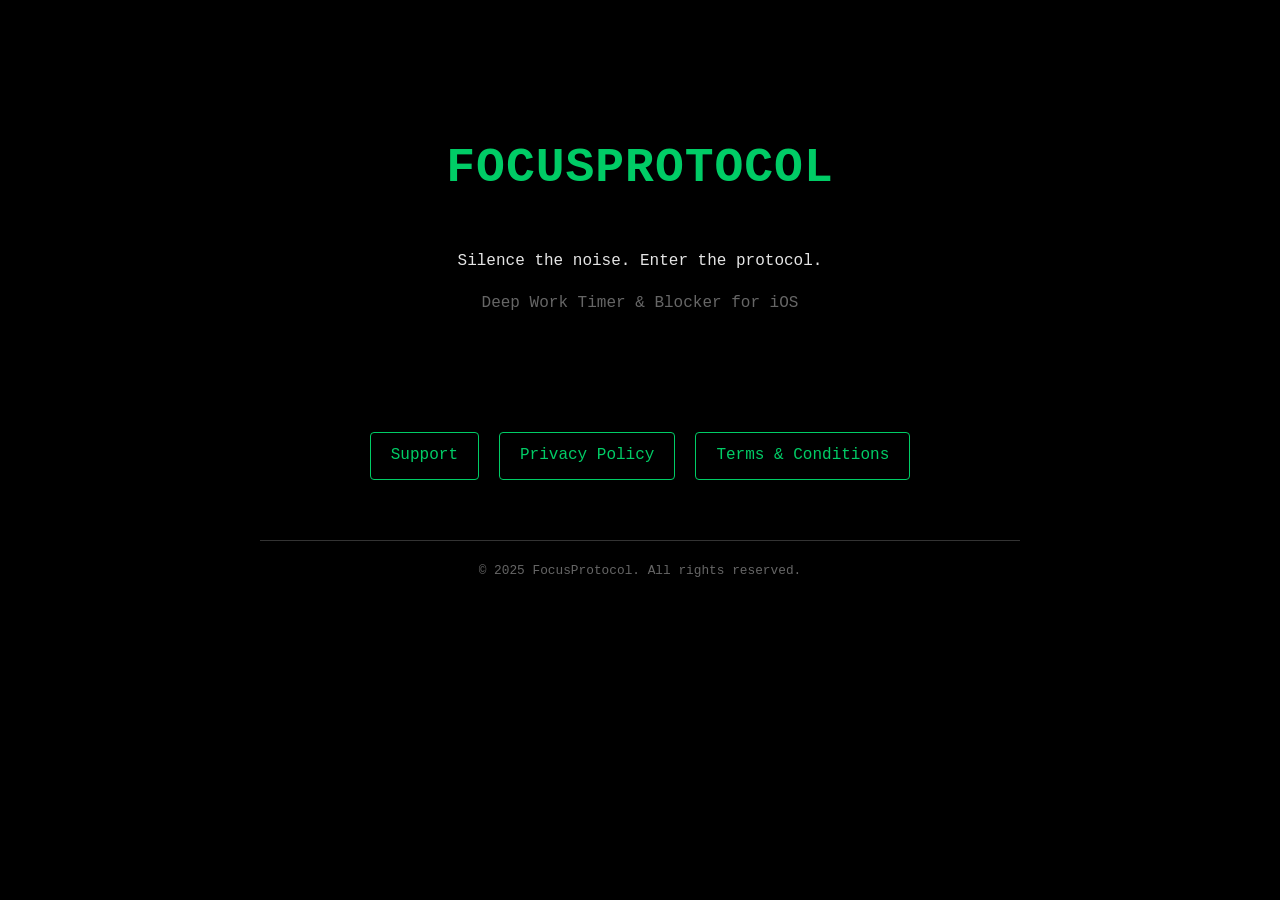
<file: index.html>
<!DOCTYPE html>
<html lang="en">

<head>
    <meta charset="UTF-8">
    <meta name="viewport" content="width=device-width, initial-scale=1.0">
    <title>Focus Protocol: App Blocker | Deep Work, Flow &amp; Screen Time</title>
    <meta name="description" content="Focus Protocol blocks distracting apps while you work. Timed deep work sessions, streaks and zero data collection.">
    <link rel="stylesheet" href="style.css">
    <style>
        .hero {
            text-align: center;
            padding: 50px 0;
        }

        .hero h1 {
            border: none;
            font-size: 3em;
        }

        .links {
            display: flex;
            justify-content: center;
            gap: 20px;
            margin-top: 50px;
        }

        .button {
            border: 1px solid var(--accent-color);
            padding: 10px 20px;
            border-radius: 4px;
            transition: all 0.3s ease;
        }

        .button:hover {
            background-color: var(--accent-color);
            color: var(--bg-color);
            text-decoration: none;
        }
    </style>
</head>

<body>
    <div class="container">
        <div class="hero">
            <h1>FocusProtocol</h1>
            <p>Silence the noise. Enter the protocol.</p>
            <p style="color: #666; margin-top:10px;">Deep Work Timer & Blocker for iOS</p>
        </div>

        <div class="links">
            <a href="support.html" class="button">Support</a>
            <a href="privacy.html" class="button">Privacy Policy</a>
            <a href="terms.html" class="button">Terms & Conditions</a>
        </div>

        <div class="footer">
            &copy; 2025 FocusProtocol. All rights reserved.
        </div>
    </div>
</body>

</html>
</file>
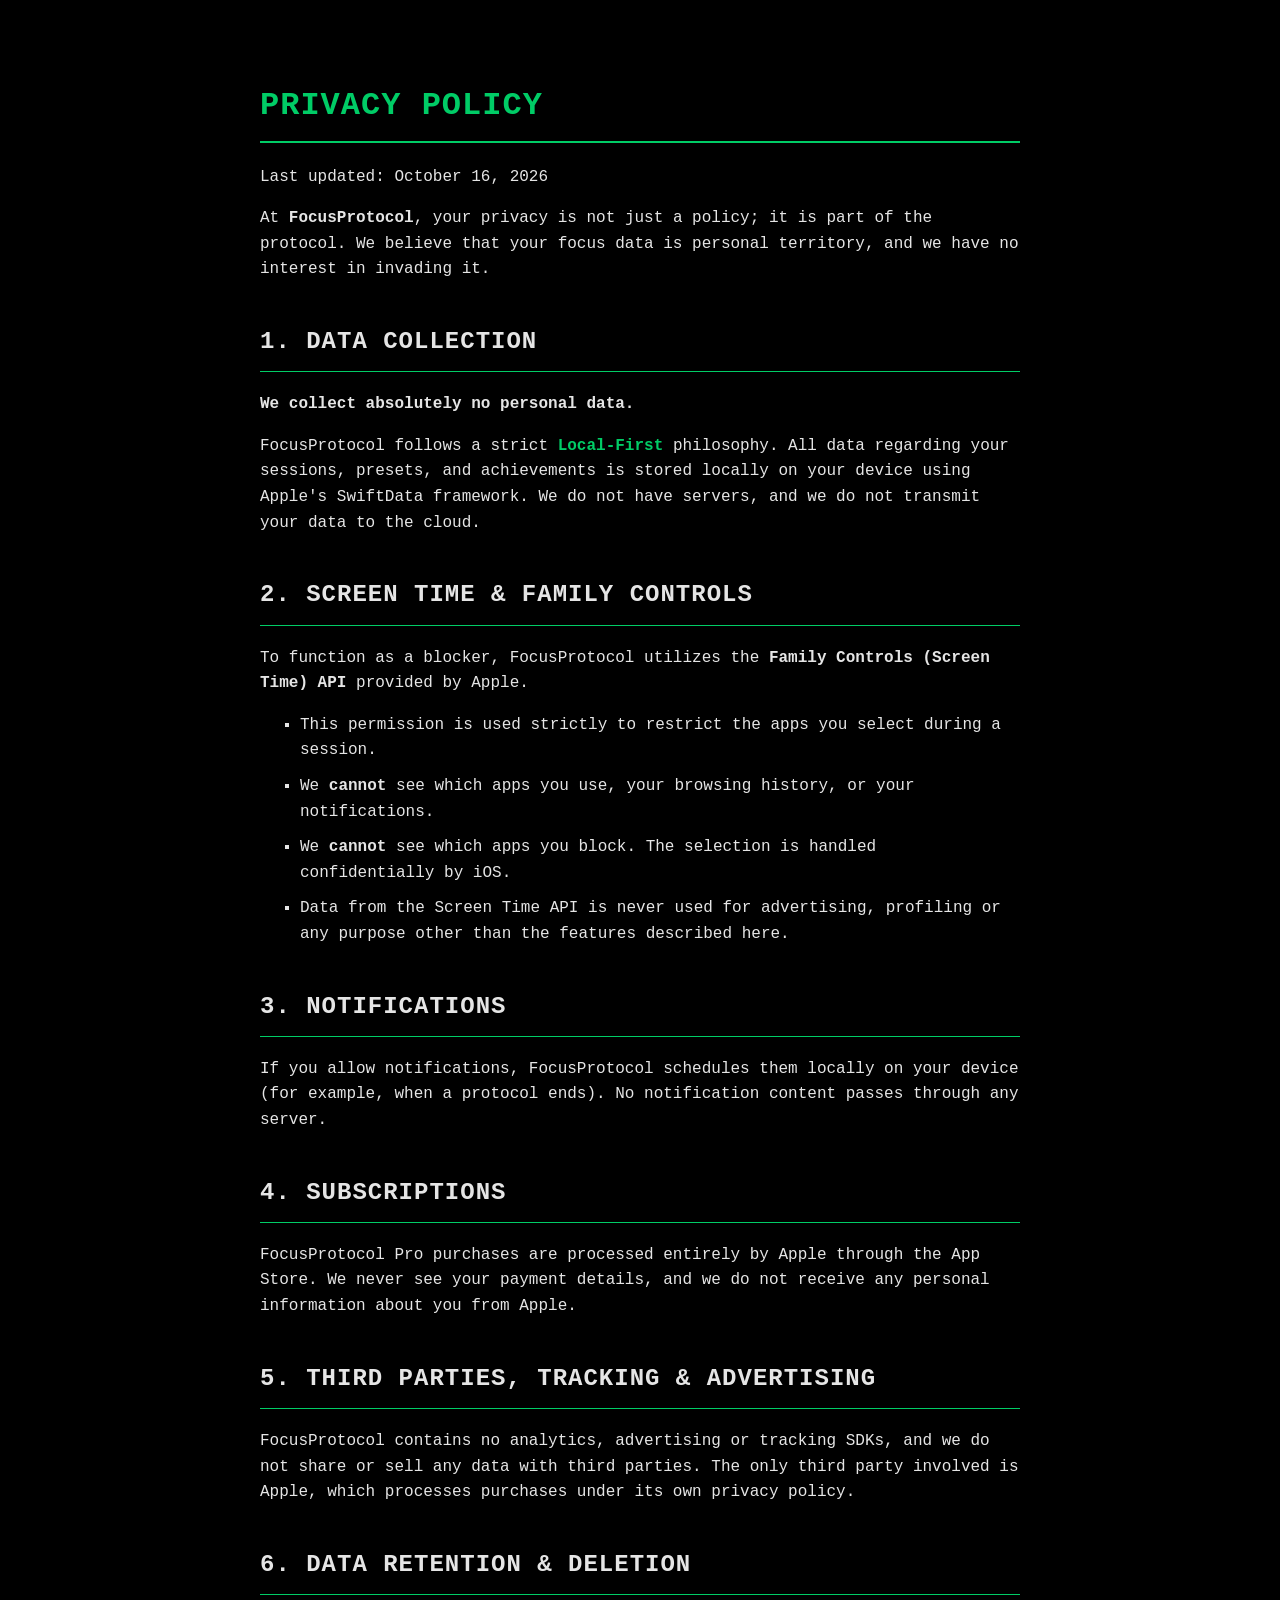
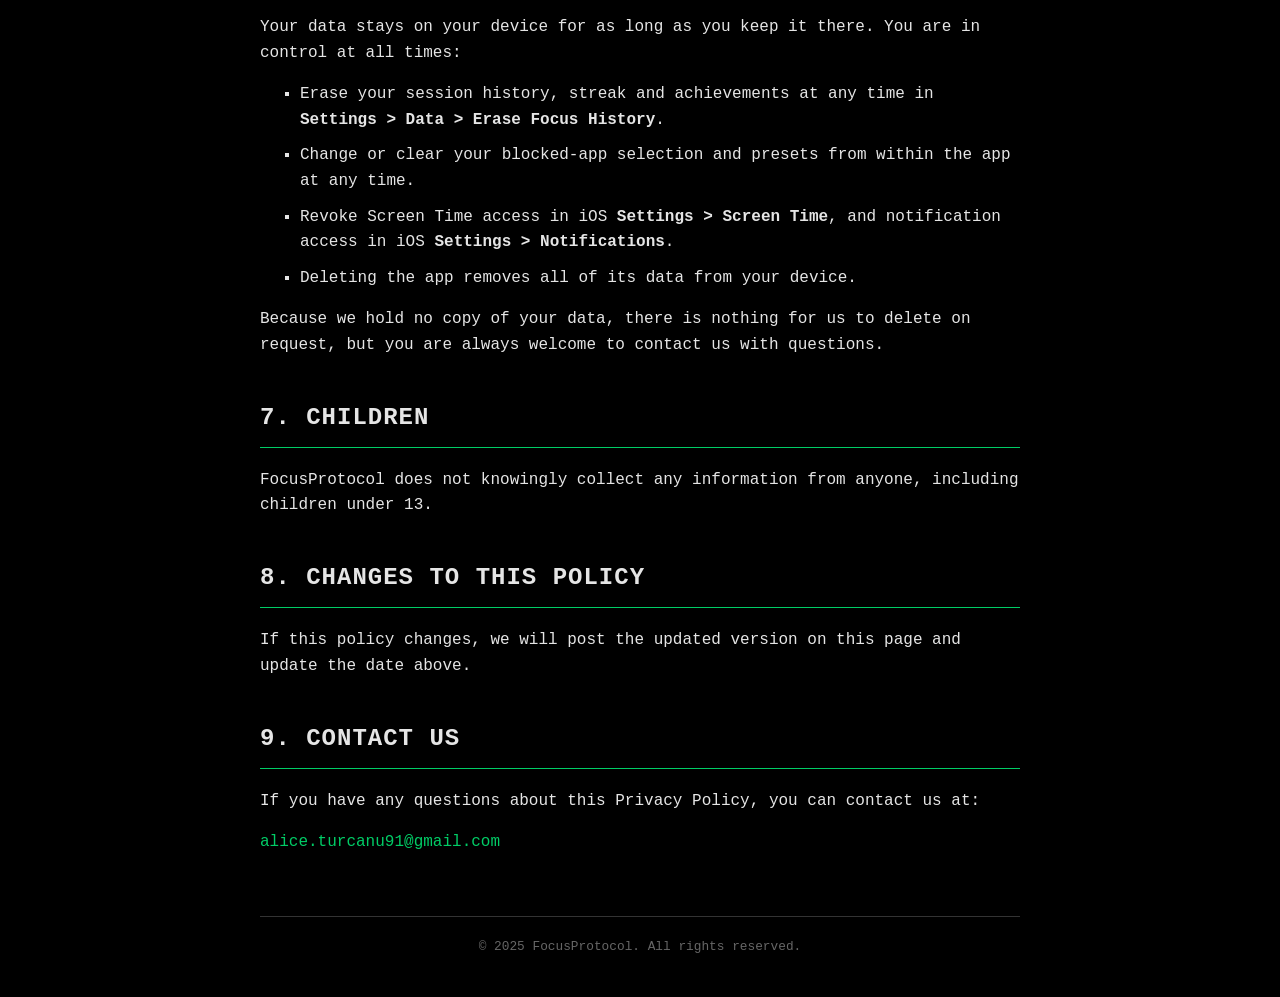
<file: privacy.html>
<!DOCTYPE html>
<html lang="en">
<head>
    <meta charset="UTF-8">
    <meta name="viewport" content="width=device-width, initial-scale=1.0">
    <title>Privacy Policy | FocusProtocol</title>
    <link rel="stylesheet" href="style.css">
</head>
<body>
    <div class="container">
        <h1>Privacy Policy</h1>
        <p>Last updated: October 16, 2026</p>

        <p>At <strong>FocusProtocol</strong>, your privacy is not just a policy; it is part of the protocol. We believe that your focus data is personal territory, and we have no interest in invading it.</p>

        <h2>1. Data Collection</h2>
        <p><strong>We collect absolutely no personal data.</strong></p>
        <p>FocusProtocol follows a strict <span class="highlight">Local-First</span> philosophy. All data regarding your sessions, presets, and achievements is stored locally on your device using Apple's SwiftData framework. We do not have servers, and we do not transmit your data to the cloud.</p>

        <h2>2. Screen Time & Family Controls</h2>
        <p>To function as a blocker, FocusProtocol utilizes the <strong>Family Controls (Screen Time) API</strong> provided by Apple. </p>
        <ul>
            <li>This permission is used strictly to restrict the apps you select during a session.</li>
            <li>We <strong>cannot</strong> see which apps you use, your browsing history, or your notifications.</li>
            <li>We <strong>cannot</strong> see which apps you block. The selection is handled confidentially by iOS.</li>
            <li>Data from the Screen Time API is never used for advertising, profiling or any purpose other than the features described here.</li>
        </ul>

        <h2>3. Notifications</h2>
        <p>If you allow notifications, FocusProtocol schedules them locally on your device (for example, when a protocol ends). No notification content passes through any server.</p>

        <h2>4. Subscriptions</h2>
        <p>FocusProtocol Pro purchases are processed entirely by Apple through the App Store. We never see your payment details, and we do not receive any personal information about you from Apple.</p>

        <h2>5. Third Parties, Tracking &amp; Advertising</h2>
        <p>FocusProtocol contains no analytics, advertising or tracking SDKs, and we do not share or sell any data with third parties. The only third party involved is Apple, which processes purchases under its own privacy policy.</p>

        <h2>6. Data Retention &amp; Deletion</h2>
        <p>Your data stays on your device for as long as you keep it there. You are in control at all times:</p>
        <ul>
            <li>Erase your session history, streak and achievements at any time in <strong>Settings &gt; Data &gt; Erase Focus History</strong>.</li>
            <li>Change or clear your blocked-app selection and presets from within the app at any time.</li>
            <li>Revoke Screen Time access in iOS <strong>Settings &gt; Screen Time</strong>, and notification access in iOS <strong>Settings &gt; Notifications</strong>.</li>
            <li>Deleting the app removes all of its data from your device.</li>
        </ul>
        <p>Because we hold no copy of your data, there is nothing for us to delete on request, but you are always welcome to contact us with questions.</p>

        <h2>7. Children</h2>
        <p>FocusProtocol does not knowingly collect any information from anyone, including children under 13.</p>

        <h2>8. Changes to This Policy</h2>
        <p>If this policy changes, we will post the updated version on this page and update the date above.</p>

        <h2>9. Contact Us</h2>
        <p>If you have any questions about this Privacy Policy, you can contact us at:</p>
        <p><a href="mailto:alice.turcanu91@gmail.com">alice.turcanu91@gmail.com</a></p>

        <div class="footer">
            &copy; 2025 FocusProtocol. All rights reserved.
        </div>
    </div>
</body>
</html>
</file>
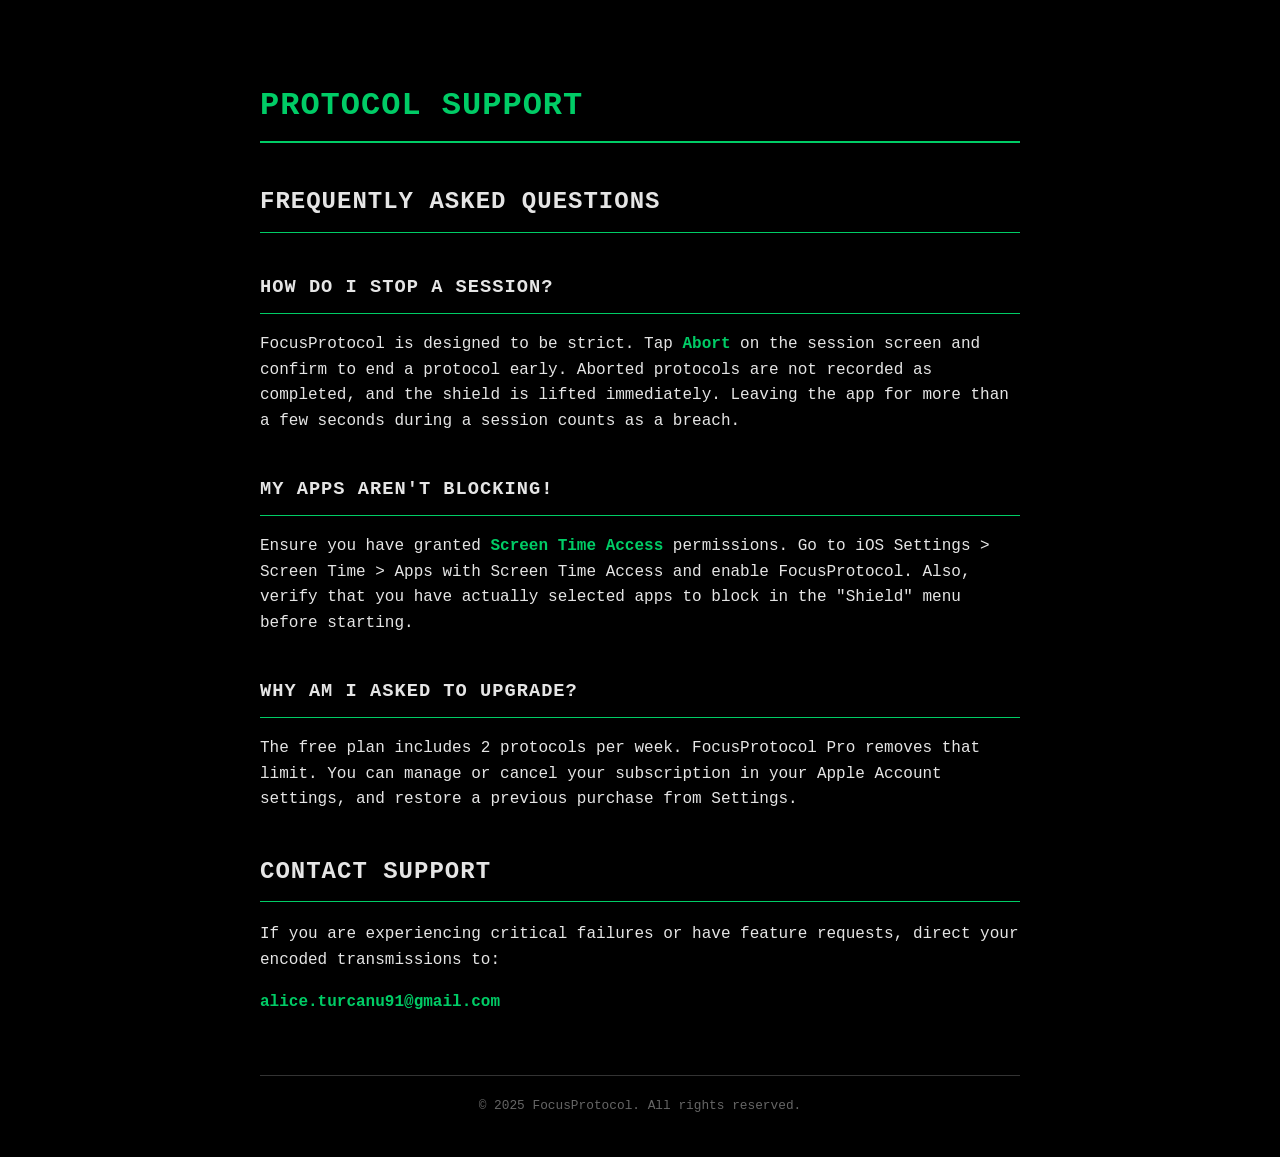
<file: support.html>
<!DOCTYPE html>
<html lang="en">

<head>
    <meta charset="UTF-8">
    <meta name="viewport" content="width=device-width, initial-scale=1.0">
    <title>Support | FocusProtocol</title>
    <link rel="stylesheet" href="style.css">
</head>

<body>
    <div class="container">
        <h1>Protocol Support</h1>

        <h2>Frequently Asked Questions</h2>

        <h3>How do I stop a session?</h3>
        <p>FocusProtocol is designed to be strict. Tap <span class="highlight">Abort</span> on the session screen and
            confirm to end a protocol early. Aborted protocols are not recorded as completed, and the shield is lifted
            immediately. Leaving the app for more than a few seconds during a session counts as a breach.</p>

        <h3>My apps aren't blocking!</h3>
        <p>Ensure you have granted <span class="highlight">Screen Time Access</span> permissions. Go to iOS Settings >
            Screen Time > Apps with Screen Time Access and enable FocusProtocol. Also, verify that you have actually
            selected apps to block in the "Shield" menu before starting.</p>

        <h3>Why am I asked to upgrade?</h3>
        <p>The free plan includes 2 protocols per week. FocusProtocol Pro removes that limit. You can manage or cancel
            your subscription in your Apple Account settings, and restore a previous purchase from Settings.</p>

        <h2>Contact Support</h2>
        <p>If you are experiencing critical failures or have feature requests, direct your encoded transmissions to:</p>
        <p class="highlight"><a href="mailto:alice.turcanu91@gmail.com">alice.turcanu91@gmail.com</a></p>

        <div class="footer">
            &copy; 2025 FocusProtocol. All rights reserved.
        </div>
    </div>
</body>

</html>
</file>
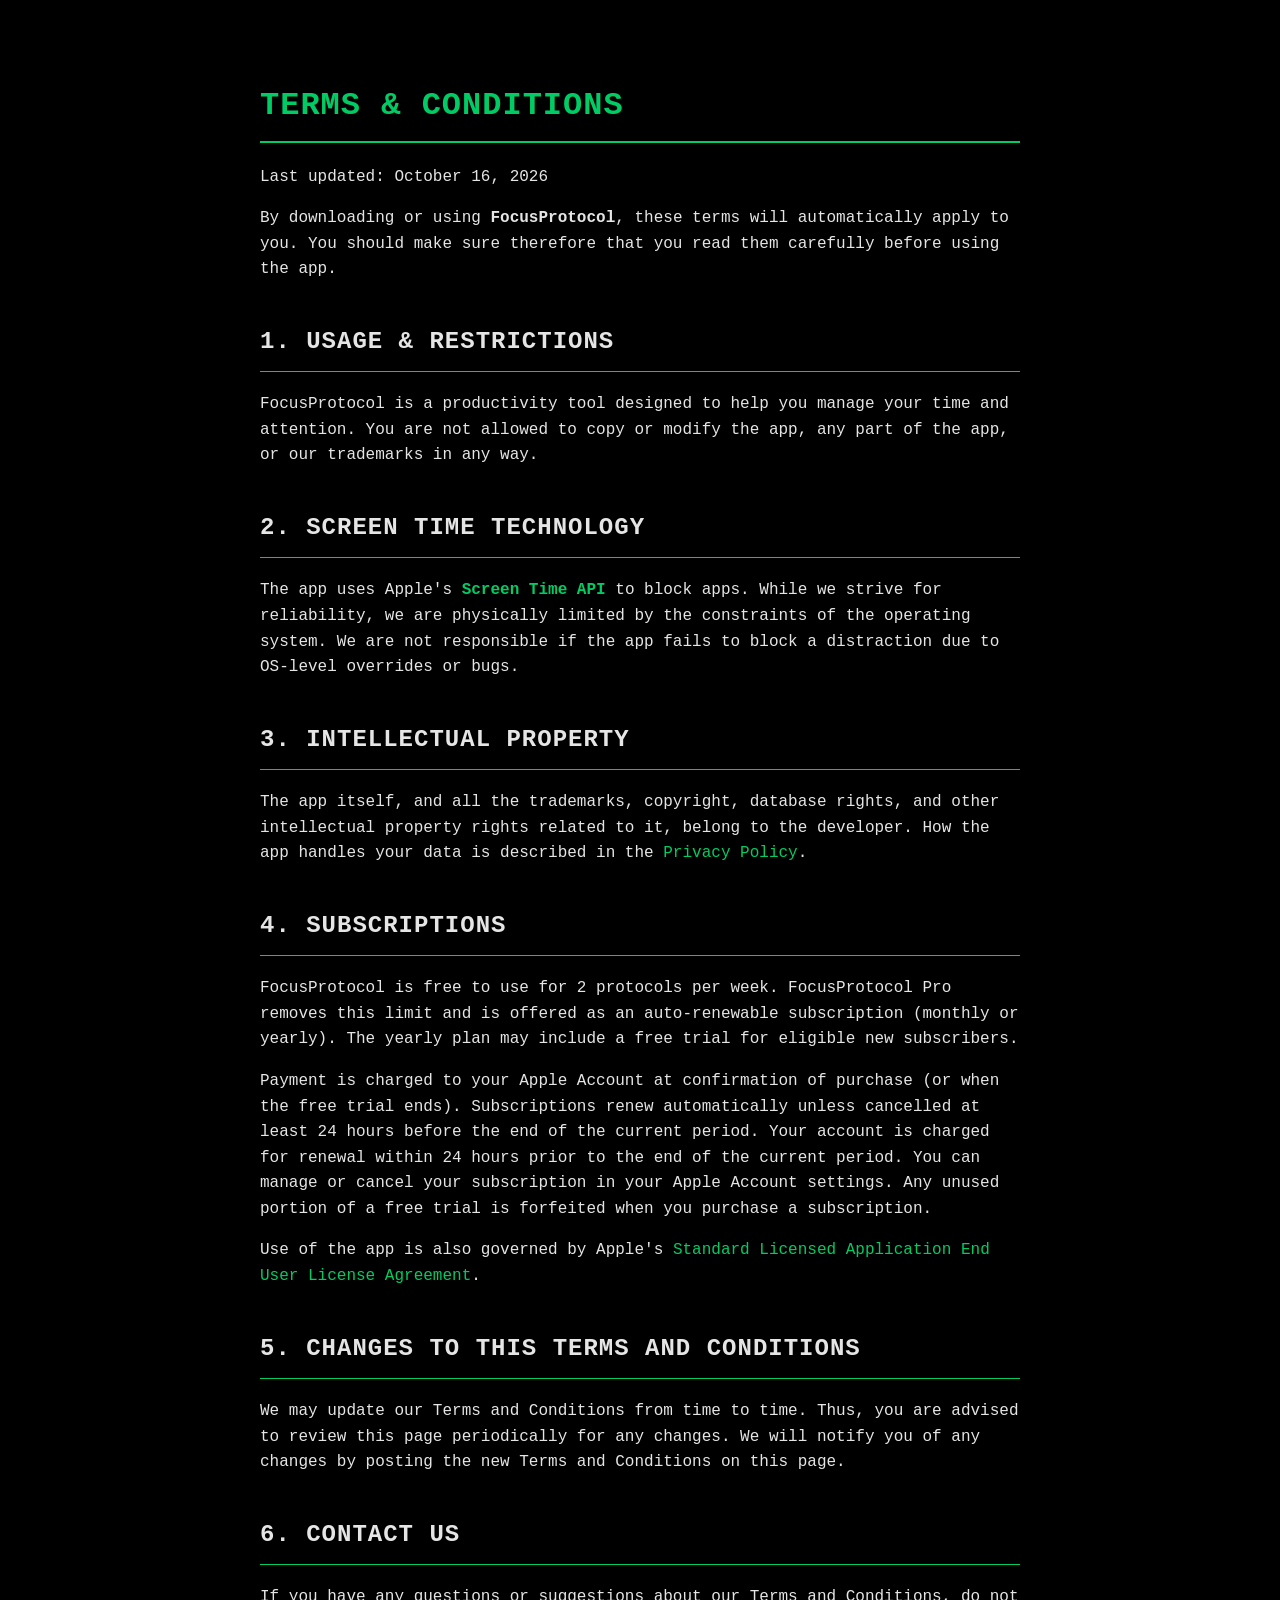
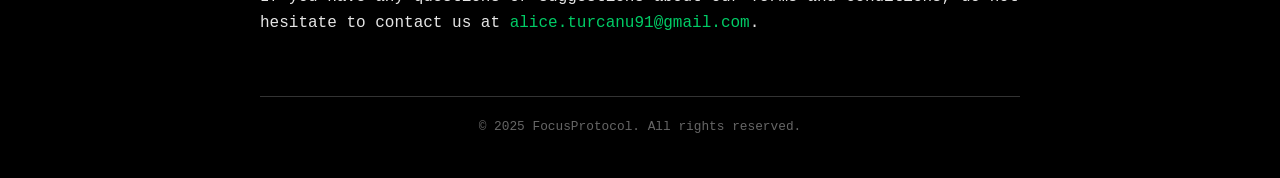
<file: terms.html>
<!DOCTYPE html>
<html lang="en">

<head>
    <meta charset="UTF-8">
    <meta name="viewport" content="width=device-width, initial-scale=1.0">
    <title>Terms & Conditions | FocusProtocol</title>
    <link rel="stylesheet" href="style.css">
</head>

<body>
    <div class="container">
        <h1>Terms & Conditions</h1>
        <p>Last updated: October 16, 2026</p>

        <p>By downloading or using <strong>FocusProtocol</strong>, these terms will automatically apply to you. You
            should make sure therefore that you read them carefully before using the app.</p>

        <h2>1. Usage & Restrictions</h2>
        <p>FocusProtocol is a productivity tool designed to help you manage your time and attention. You are not allowed
            to copy or modify the app, any part of the app, or our trademarks in any way.</p>

        <h2>2. Screen Time Technology</h2>
        <p>The app uses Apple's <span class="highlight">Screen Time API</span> to block apps. While we strive for
            reliability, we are physically limited by the constraints of the operating system. We are not responsible if
            the app fails to block a distraction due to OS-level overrides or bugs.</p>

        <h2>3. Intellectual Property</h2>
        <p>The app itself, and all the trademarks, copyright, database rights, and other intellectual property rights
            related to it, belong to the developer. How the app handles your data is described in the
            <a href="privacy.html">Privacy Policy</a>.</p>

        <h2>4. Subscriptions</h2>
        <p>FocusProtocol is free to use for 2 protocols per week. FocusProtocol Pro removes this limit and is offered as
            an auto-renewable subscription (monthly or yearly). The yearly plan may include a free trial for eligible new
            subscribers.</p>
        <p>Payment is charged to your Apple Account at confirmation of purchase (or when the free trial ends).
            Subscriptions renew automatically unless cancelled at least 24 hours before the end of the current period.
            Your account is charged for renewal within 24 hours prior to the end of the current period. You can manage
            or cancel your subscription in your Apple Account settings. Any unused portion of a free trial is forfeited
            when you purchase a subscription.</p>
        <p>Use of the app is also governed by Apple's
            <a href="https://www.apple.com/legal/internet-services/itunes/dev/stdeula/">Standard Licensed Application End
                User License Agreement</a>.</p>

        <h2>5. Changes to This Terms and Conditions</h2>
        <p>We may update our Terms and Conditions from time to time. Thus, you are advised to review this page
            periodically for any changes. We will notify you of any changes by posting the new Terms and Conditions on
            this page.</p>

        <h2>6. Contact Us</h2>
        <p>If you have any questions or suggestions about our Terms and Conditions, do not hesitate to contact us at <a
                href="mailto:alice.turcanu91@gmail.com">alice.turcanu91@gmail.com</a>.</p>

        <div class="footer">
            &copy; 2025 FocusProtocol. All rights reserved.
        </div>
    </div>
</body>

</html>
</file>
<file: style.css>
:root {
    --bg-color: #000000;
    --text-color: #E5E5E5;
    --accent-color: #00CC66; /* Emerald Green */
    --warning-color: #DC143C; /* Crimson Red */
    --card-bg: #1A1A1A;
    --font-family: 'Courier New', Courier, monospace;
}

body {
    background-color: var(--bg-color);
    color: var(--text-color);
    font-family: var(--font-family);
    line-height: 1.6;
    margin: 0;
    padding: 20px;
    max-width: 800px;
    margin-left: auto;
    margin-right: auto;
}

h1, h2, h3 {
    text-transform: uppercase;
    letter-spacing: 1px;
    border-bottom: 1px solid var(--accent-color);
    padding-bottom: 10px;
    margin-top: 40px;
}

h1 {
    color: var(--accent-color);
    font-size: 2em;
    border-bottom: 2px solid var(--accent-color);
}

a {
    color: var(--accent-color);
    text-decoration: none;
}

a:hover {
    text-decoration: underline;
    color: #00FF80; /* Brighter Green */
}

.container {
    padding: 20px;
}

.footer {
    margin-top: 60px;
    font-size: 0.8em;
    color: #666;
    text-align: center;
    border-top: 1px solid #333;
    padding-top: 20px;
}

.highlight {
    color: var(--accent-color);
    font-weight: bold;
}

.warning {
    color: var(--warning-color);
}

ul {
    list-style-type: square;
}

li {
    margin-bottom: 10px;
}
</file>
